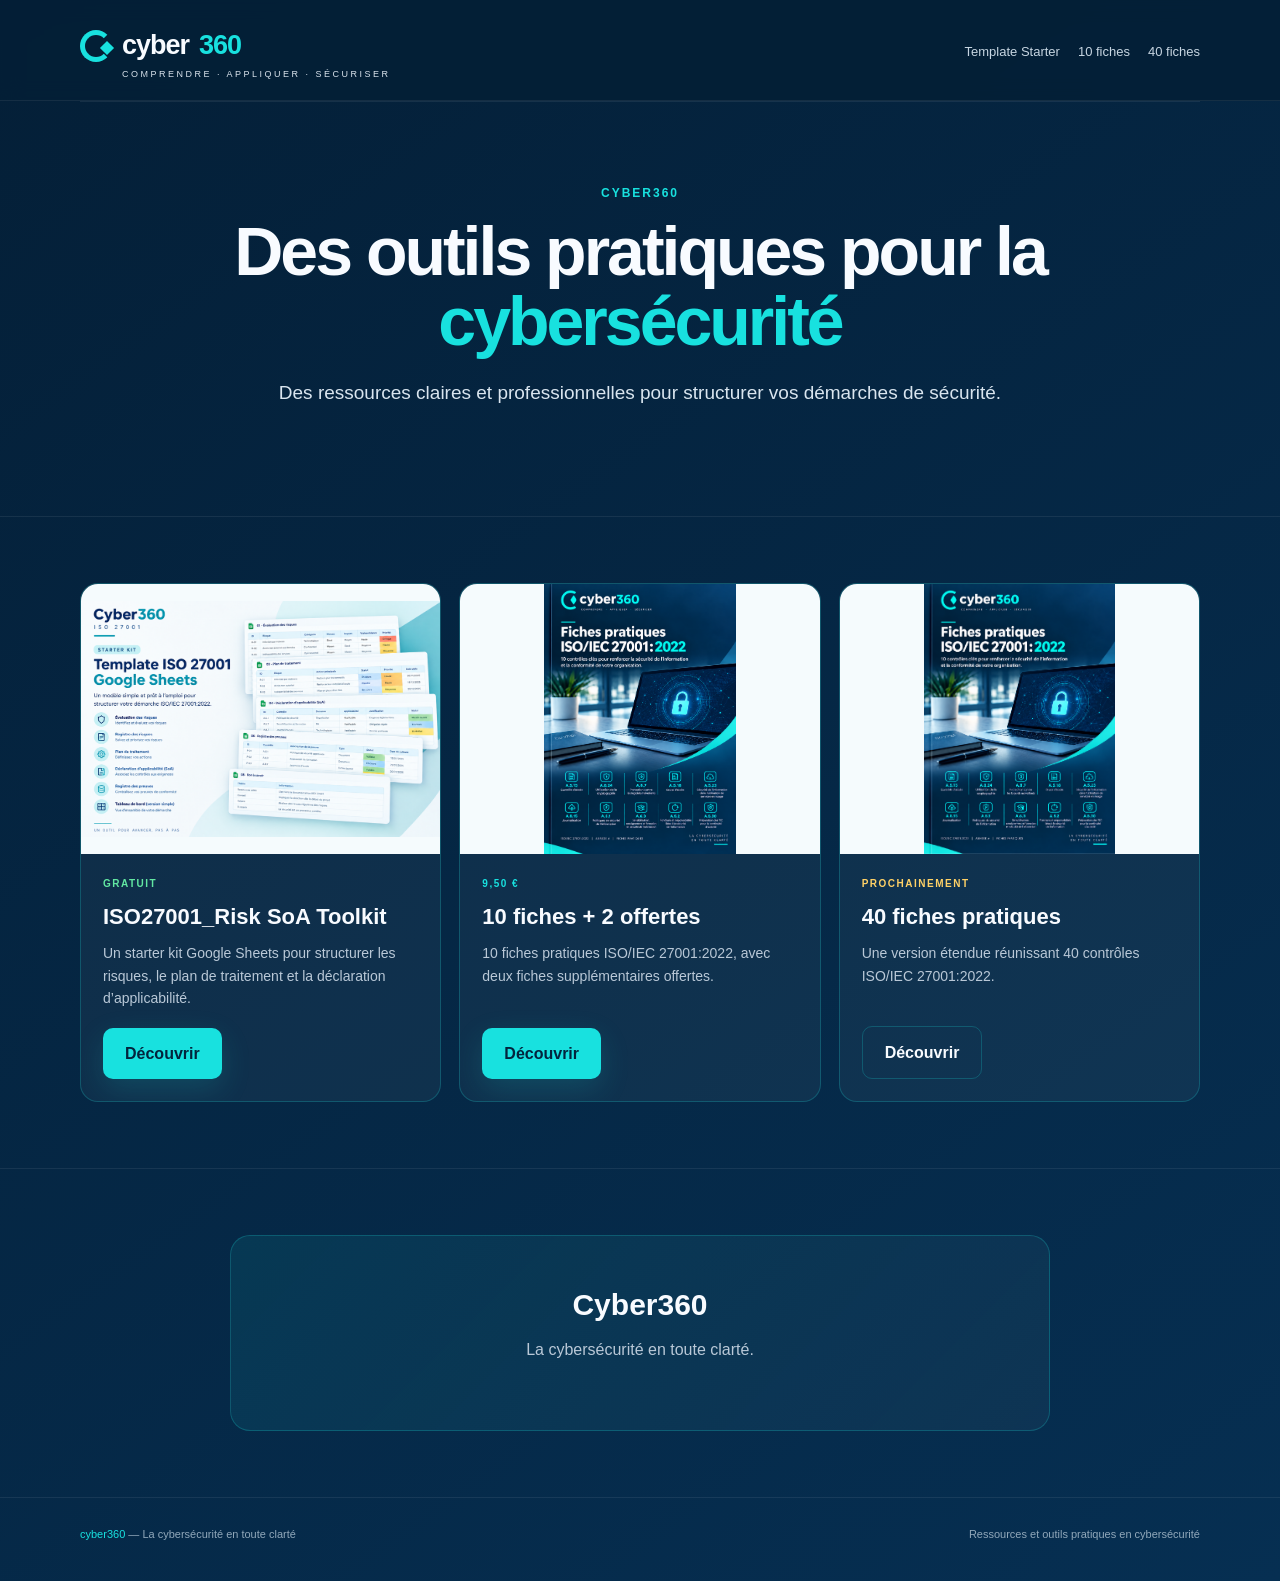
<file: index.html>
<!DOCTYPE html><html lang="fr"><head><meta charset="UTF-8"><meta name="viewport" content="width=device-width,initial-scale=1.0"><meta name="description" content="Cyber360 — ressources et outils pratiques pour la cybersécurité."><title>Cyber360 | Ressources pratiques en cybersécurité</title><link rel="stylesheet" href="style.css"></head><body>
<header><div class="wrap nav"><div><a class="brand" href="index.html"><i class="brand-mark"></i>cyber<span>360</span></a><div class="tagline">Comprendre · Appliquer · Sécuriser</div></div><nav class="navlinks"><a href="template-starter.html">Template Starter</a><a href="fiches-10.html">10 fiches</a><a href="fiches-40.html">40 fiches</a></nav></div></header>
<main><section class="hero wrap"><div class="eyebrow">Cyber360</div><h1>Des outils pratiques pour la <span>cybersécurité</span></h1><p class="lead">Des ressources claires et professionnelles pour structurer vos démarches de sécurité.</p></section>
<section><div class="wrap"><div class="product-grid">
<article class="product"><img src="template-starter.png" alt="Template Starter ISO 27001"><div class="product-body"><span class="badge free">GRATUIT</span><h2>ISO27001_Risk SoA Toolkit</h2><p>Un starter kit Google Sheets pour structurer les risques, le plan de traitement et la déclaration d’applicabilité.</p><div class="actions"><a class="cta" href="template-starter.html">Découvrir</a></div></div></article>
<article class="product"><img src="cover10.png" alt="Kit Essentiel Cyber360 — 10 fiches pratiques"><div class="product-body"><span class="badge">9,50 €</span><h2>10 fiches + 2 offertes</h2><p>10 fiches pratiques ISO/IEC 27001:2022, avec deux fiches supplémentaires offertes.</p><div class="actions"><a class="cta" href="fiches-10.html">Découvrir</a></div></div></article>
<article class="product"><img src="cover40.png" alt="Kit Cyber360 — 40 fiches pratiques"><div class="product-body"><span class="badge soon">PROCHAINEMENT</span><h2>40 fiches pratiques</h2><p>Une version étendue réunissant 40 contrôles ISO/IEC 27001:2022.</p><div class="actions"><a class="cta secondary" href="fiches-40.html">Découvrir</a></div></div></article>
</div></div></section>
<section><div class="wrap"><div class="offer"><h2>Cyber360</h2><p>La cybersécurité en toute clarté.</p></div></div></section></main>
<footer class="footer"><div class="wrap footer-row"><div><span class="accent">cyber360</span> — La cybersécurité en toute clarté</div><div>Ressources et outils pratiques en cybersécurité</div></div></footer></body></html>
</file>
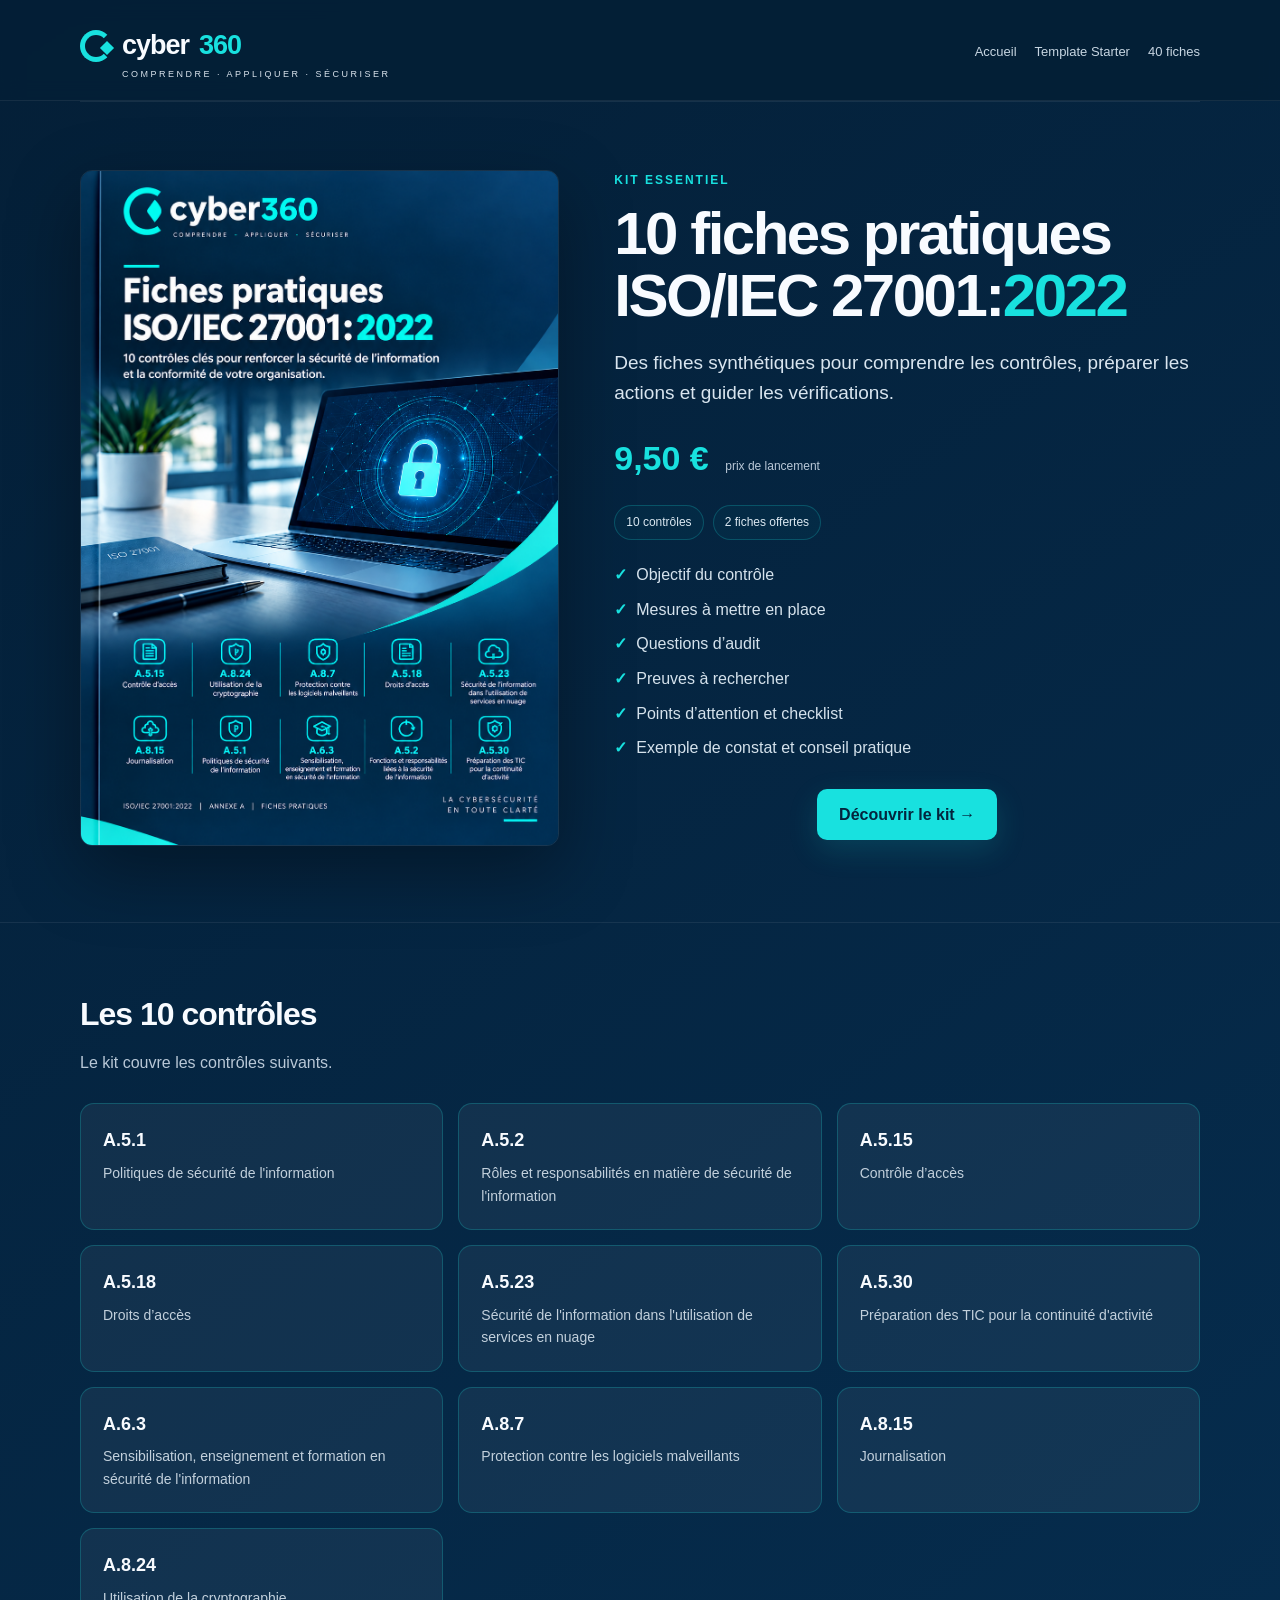
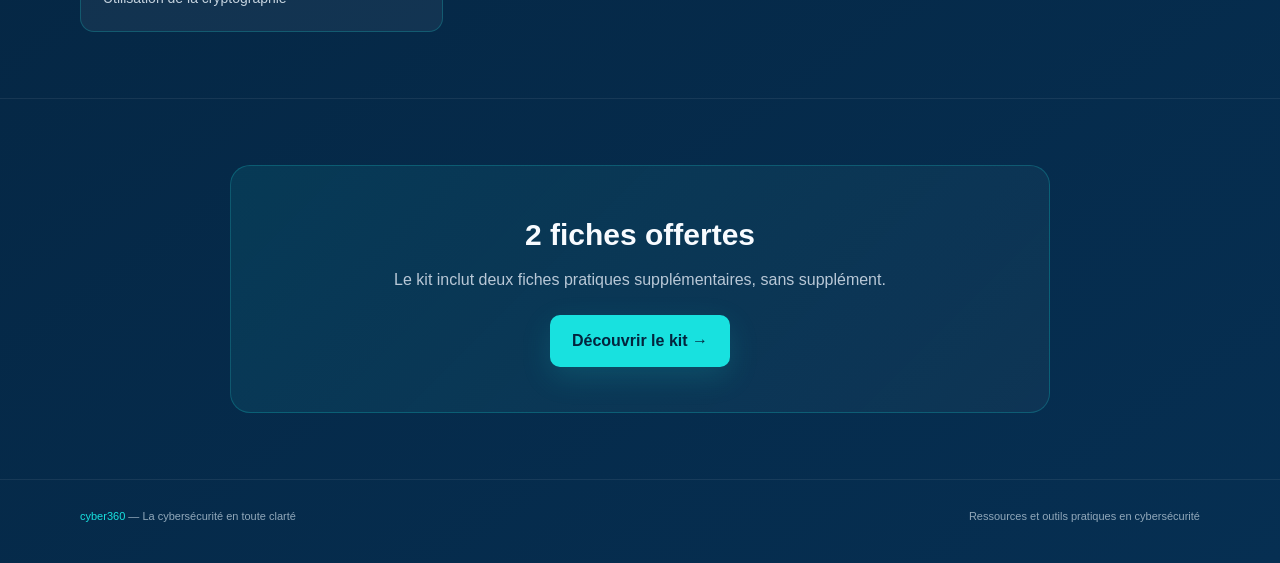
<file: fiches-10.html>
<!DOCTYPE html><html lang="fr"><head><meta charset="UTF-8"><meta name="viewport" content="width=device-width,initial-scale=1.0"><meta name="description" content="Cyber360 — Kit Essentiel, 10 fiches pratiques ISO/IEC 27001:2022 et 2 fiches offertes."><title>Cyber360 | 10 fiches pratiques ISO/IEC 27001:2022</title><link rel="stylesheet" href="style.css"></head><body>
<header><div class="wrap nav"><div><a class="brand" href="index.html"><i class="brand-mark"></i>cyber<span>360</span></a><div class="tagline">Comprendre · Appliquer · Sécuriser</div></div><nav class="navlinks"><a href="index.html">Accueil</a><a href="template-starter.html">Template Starter</a><a href="fiches-40.html">40 fiches</a></nav></div></header>
<main><section class="product-hero wrap"><div class="product-visual"><img src="cover10.png" alt="Couverture Cyber360 — Kit Essentiel 10 fiches pratiques"></div><div class="product-copy"><div class="eyebrow">Kit Essentiel</div><h1>10 fiches pratiques<br>ISO/IEC 27001:<span>2022</span></h1><p class="lead">Des fiches synthétiques pour comprendre les contrôles, préparer les actions et guider les vérifications.</p><div class="price">9,50 € <small>prix de lancement</small></div><div class="meta"><span class="pill">10 contrôles</span><span class="pill">2 fiches offertes</span></div><ul class="ticks"><li>Objectif du contrôle</li><li>Mesures à mettre en place</li><li>Questions d’audit</li><li>Preuves à rechercher</li><li>Points d’attention et checklist</li><li>Exemple de constat et conseil pratique</li></ul><div class="actions"><a class="cta" href="https://cyberrecovery.gumroad.com/l/kit_essentiel?_gl=1*13tw90j*_ga*MTYyNDYwMDg4OS4xNzkxMjA4MDcz*_ga_6LJN6D94N6*czE3OTEyMDgwNzMkbzEkZzEkdDE3OTEyMTM0ODgkajYkbDAkaDA.">Découvrir le kit →</a></div><div class="note"></div></div></section>
<section><div class="wrap"><h2 class="section-title">Les 10 contrôles</h2><p class="section-intro">Le kit couvre les contrôles suivants.</p><div class="grid"><div class="card"><h3>A.5.1</h3><p>Politiques de sécurité de l'information</p></div><div class="card"><h3>A.5.2</h3><p>Rôles et responsabilités en matière de sécurité de l'information</p></div><div class="card"><h3>A.5.15</h3><p>Contrôle d’accès</p></div><div class="card"><h3>A.5.18</h3><p>Droits d’accès</p></div><div class="card"><h3>A.5.23</h3><p>Sécurité de l'information dans l'utilisation de services en nuage</p></div><div class="card"><h3>A.5.30</h3><p>Préparation des TIC pour la continuité d'activité</p></div><div class="card"><h3>A.6.3</h3><p>Sensibilisation, enseignement et formation en sécurité de l'information</p></div><div class="card"><h3>A.8.7</h3><p>Protection contre les logiciels malveillants</p></div><div class="card"><h3>A.8.15</h3><p>Journalisation</p></div><div class="card"><h3>A.8.24</h3><p>Utilisation de la cryptographie</p></div></div></div></section>
<section><div class="wrap"><div class="offer"><h2>2 fiches offertes</h2><p>Le kit inclut deux fiches pratiques supplémentaires, sans supplément.</p><a class="cta" href="https://cyberrecovery.gumroad.com/l/kit_essentiel?_gl=1*13tw90j*_ga*MTYyNDYwMDg4OS4xNzkxMjA4MDcz*_ga_6LJN6D94N6*czE3OTEyMDgwNzMkbzEkZzEkdDE3OTEyMTM0ODgkajYkbDAkaDA.">Découvrir le kit →</a></div></div></section></main>
<footer class="footer"><div class="wrap footer-row"><div><span class="accent">cyber360</span> — La cybersécurité en toute clarté</div><div>Ressources et outils pratiques en cybersécurité</div></div></footer></body></html>
</file>
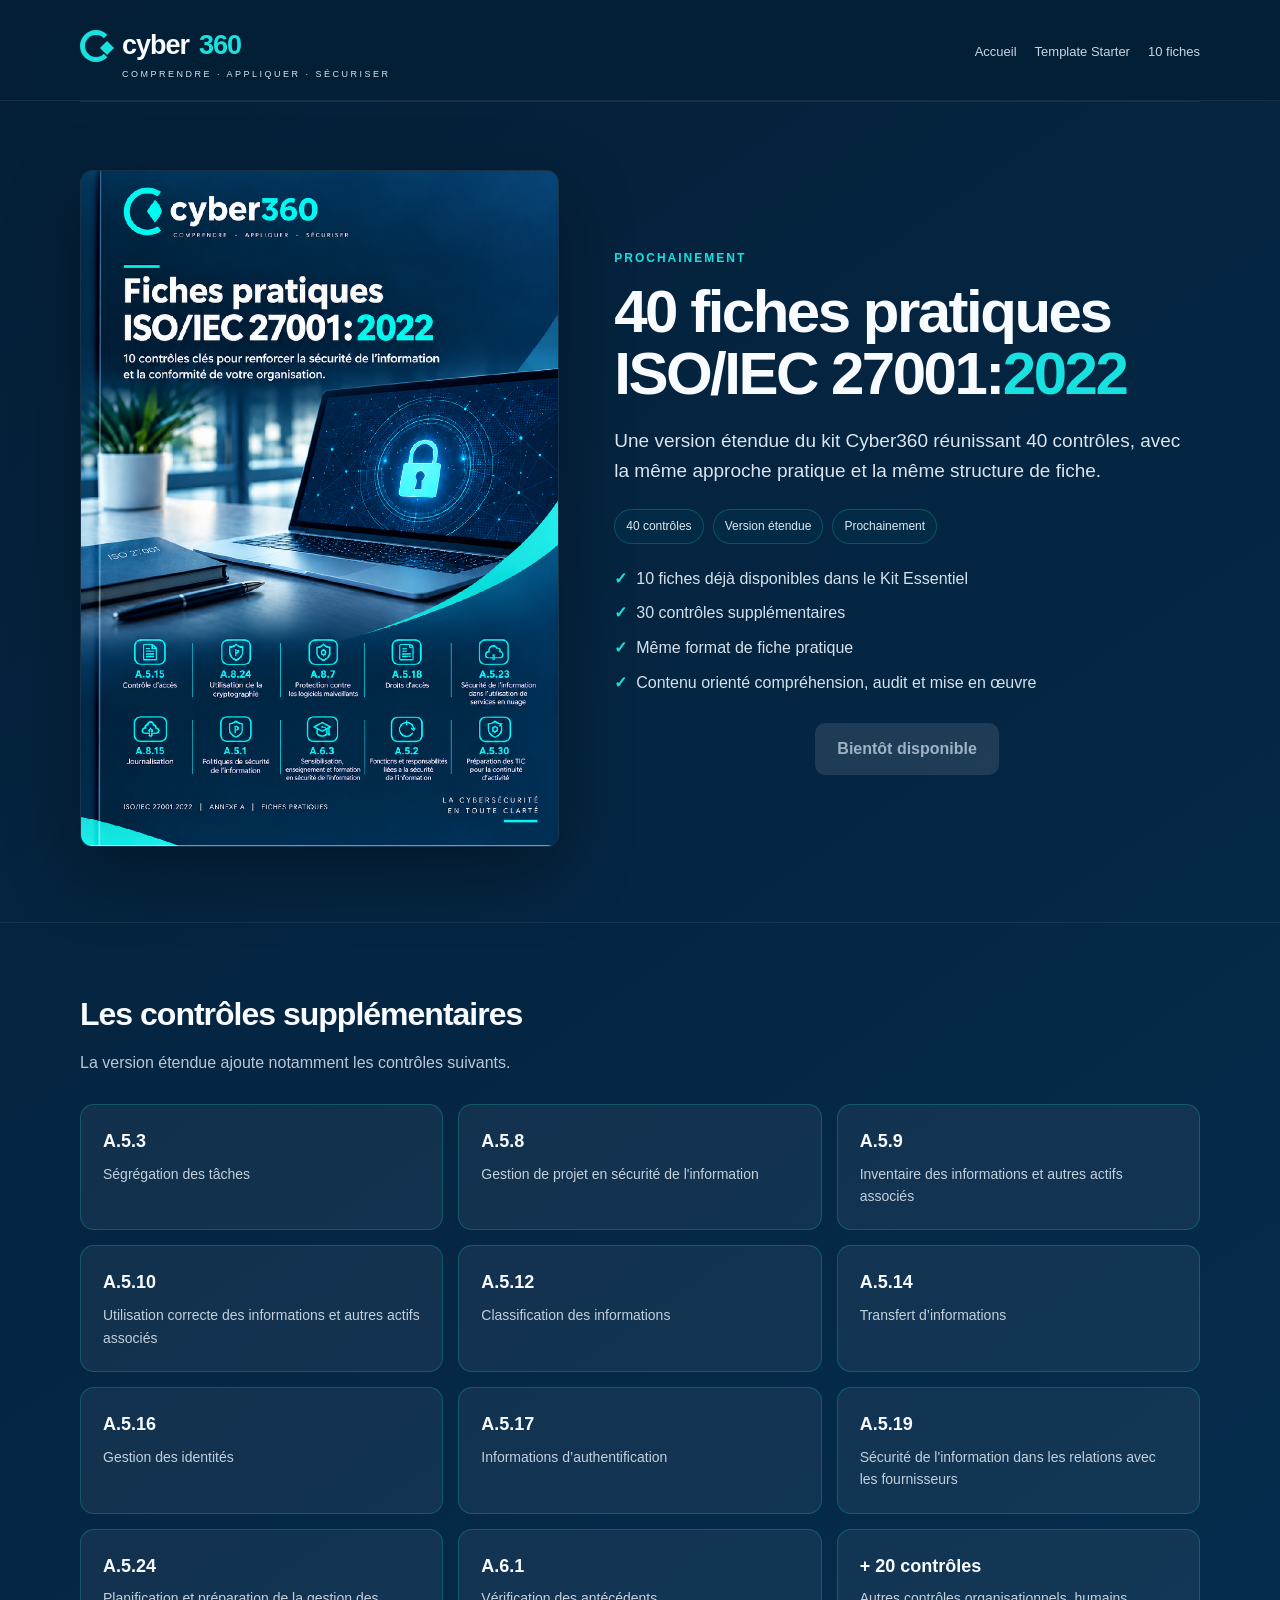
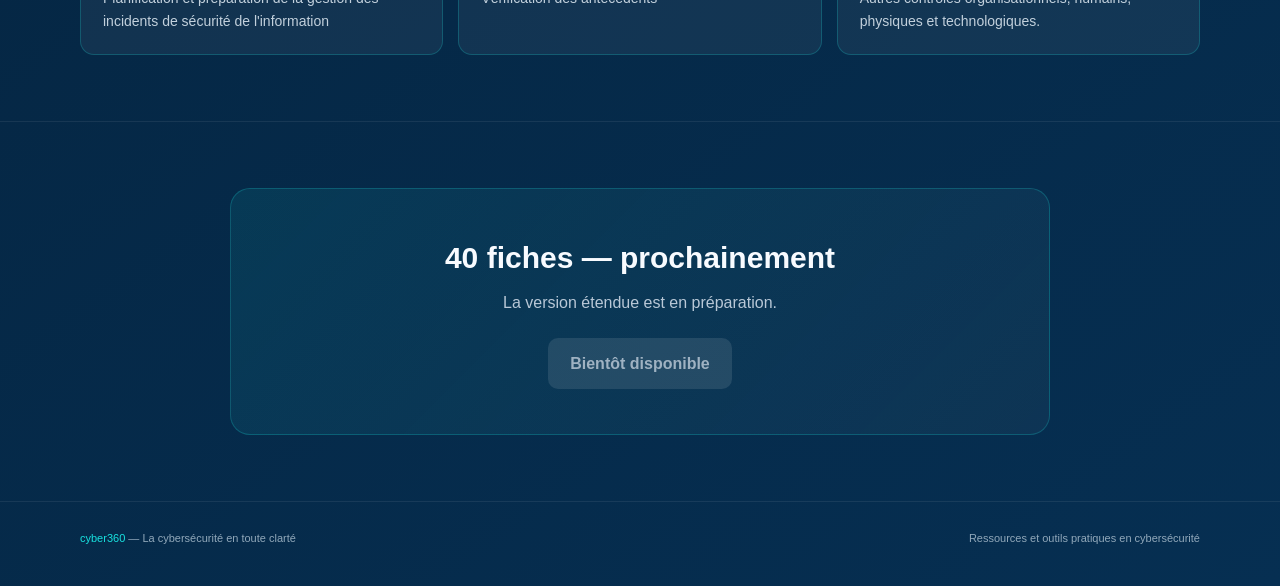
<file: fiches-40.html>
<!DOCTYPE html><html lang="fr"><head><meta charset="UTF-8"><meta name="viewport" content="width=device-width,initial-scale=1.0"><meta name="description" content="Cyber360 — 40 fiches pratiques ISO/IEC 27001:2022, prochainement disponible."><title>Cyber360 | 40 fiches pratiques</title><link rel="stylesheet" href="style.css"></head><body>
<header><div class="wrap nav"><div><a class="brand" href="index.html"><i class="brand-mark"></i>cyber<span>360</span></a><div class="tagline">Comprendre · Appliquer · Sécuriser</div></div><nav class="navlinks"><a href="index.html">Accueil</a><a href="template-starter.html">Template Starter</a><a href="fiches-10.html">10 fiches</a></nav></div></header>
<main><section class="product-hero wrap"><div class="product-visual"><img src="cover40.png" alt="Aperçu du kit Cyber360 — 40 fiches pratiques"></div><div class="product-copy"><div class="eyebrow">Prochainement</div><h1>40 fiches pratiques<br>ISO/IEC 27001:<span>2022</span></h1><p class="lead">Une version étendue du kit Cyber360 réunissant 40 contrôles, avec la même approche pratique et la même structure de fiche.</p><div class="meta"><span class="pill">40 contrôles</span><span class="pill">Version étendue</span><span class="pill">Prochainement</span></div><ul class="ticks"><li>10 fiches déjà disponibles dans le Kit Essentiel</li><li>30 contrôles supplémentaires</li><li>Même format de fiche pratique</li><li>Contenu orienté compréhension, audit et mise en œuvre</li></ul><div class="actions"><span class="cta disabled">Bientôt disponible</span></div></div></section>
<section><div class="wrap"><h2 class="section-title">Les contrôles supplémentaires</h2><p class="section-intro">La version étendue ajoute notamment les contrôles suivants.</p><div class="grid"><div class="card"><h3>A.5.3</h3><p>Ségrégation des tâches</p></div><div class="card"><h3>A.5.8</h3><p>Gestion de projet en sécurité de l'information</p></div><div class="card"><h3>A.5.9</h3><p>Inventaire des informations et autres actifs associés</p></div><div class="card"><h3>A.5.10</h3><p>Utilisation correcte des informations et autres actifs associés</p></div><div class="card"><h3>A.5.12</h3><p>Classification des informations</p></div><div class="card"><h3>A.5.14</h3><p>Transfert d’informations</p></div><div class="card"><h3>A.5.16</h3><p>Gestion des identités</p></div><div class="card"><h3>A.5.17</h3><p>Informations d’authentification</p></div><div class="card"><h3>A.5.19</h3><p>Sécurité de l'information dans les relations avec les fournisseurs</p></div><div class="card"><h3>A.5.24</h3><p>Planification et préparation de la gestion des incidents de sécurité de l'information</p></div><div class="card"><h3>A.6.1</h3><p>Vérification des antécédents</p></div><div class="card"><h3>+ 20 contrôles</h3><p>Autres contrôles organisationnels, humains, physiques et technologiques.</p></div></div></div></section>
<section><div class="wrap"><div class="offer"><h2>40 fiches — prochainement</h2><p>La version étendue est en préparation.</p><span class="cta disabled">Bientôt disponible</span></div></div></section></main>
<footer class="footer"><div class="wrap footer-row"><div><span class="accent">cyber360</span> — La cybersécurité en toute clarté</div><div>Ressources et outils pratiques en cybersécurité</div></div></footer></body></html>
</file>
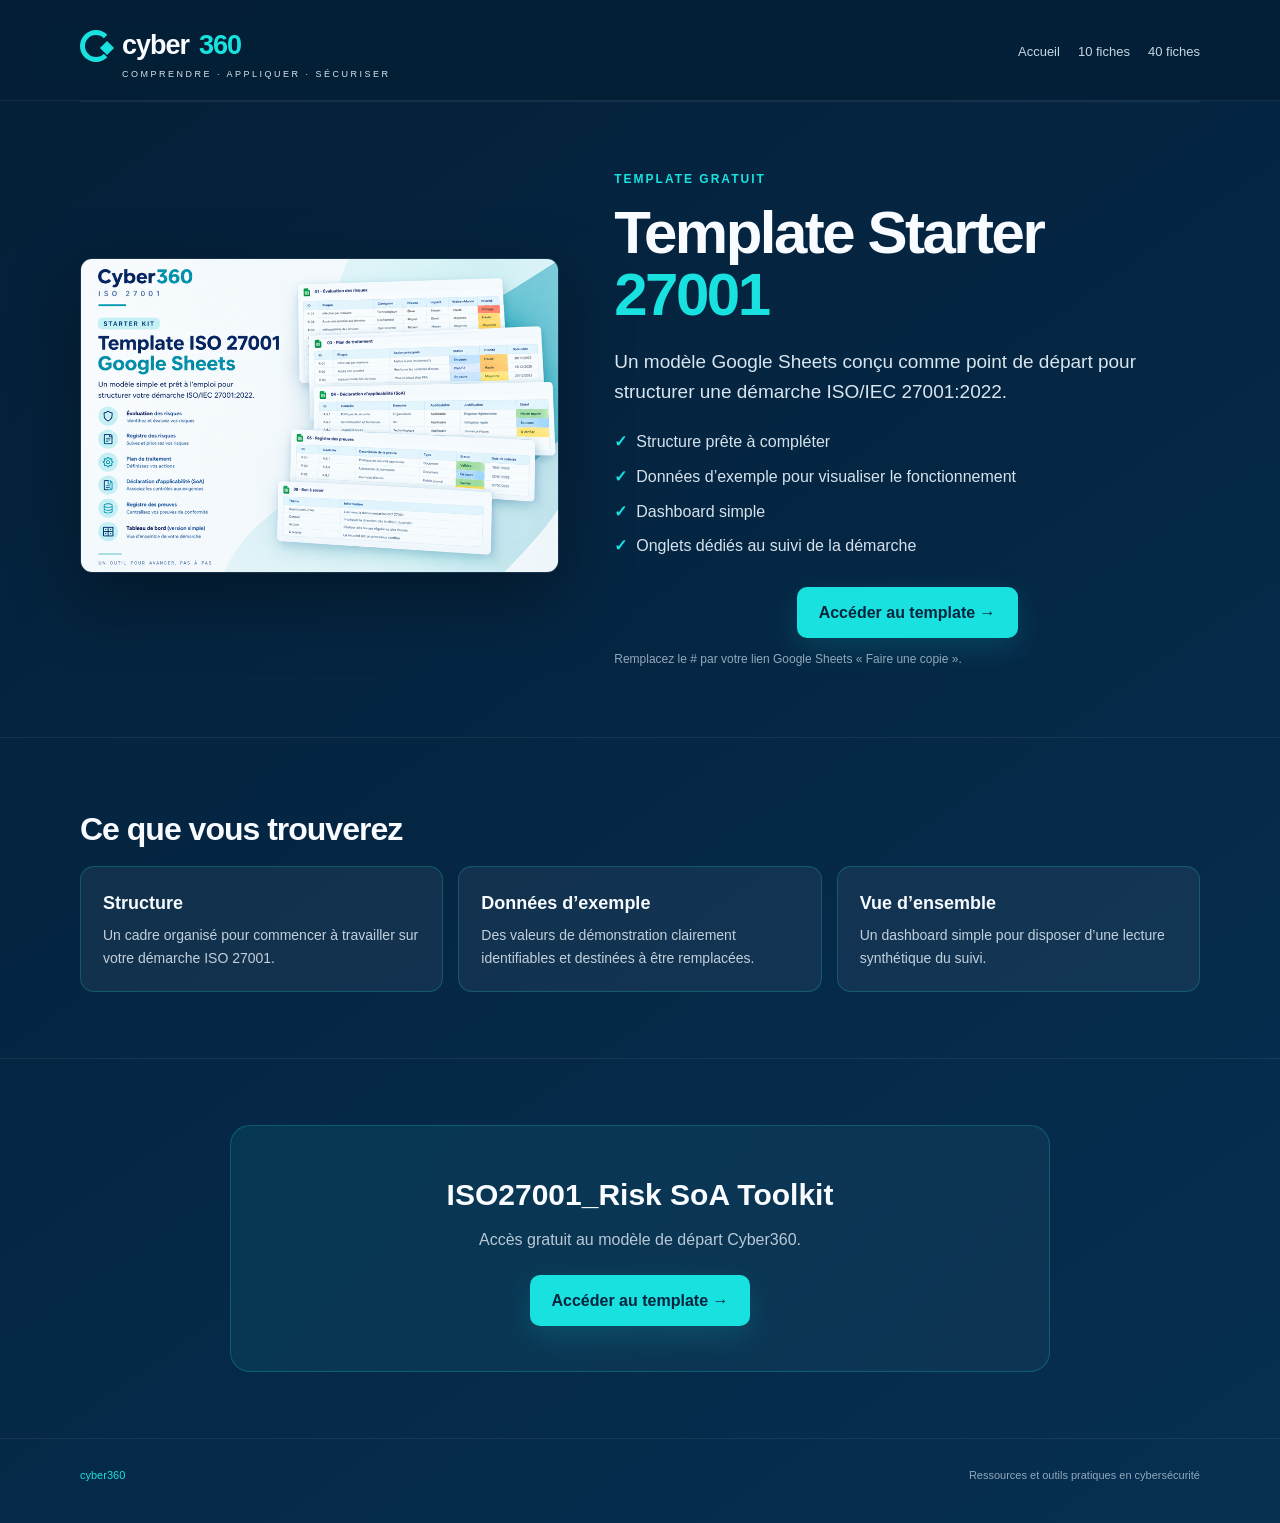
<file: template-starter.html>
<!DOCTYPE html><html lang="fr"><head><meta charset="UTF-8"><meta name="viewport" content="width=device-width,initial-scale=1.0"><meta name="description" content="Cyber360 — Template Starter ISO 27001 gratuit."><title>Cyber360 | ISO27001_Risk SoA Toolkit</title><link rel="stylesheet" href="style.css"></head><body>
<header><div class="wrap nav"><div><a class="brand" href="index.html"><i class="brand-mark"></i>cyber<span>360</span></a><div class="tagline">Comprendre · Appliquer · Sécuriser</div></div><nav class="navlinks"><a href="index.html">Accueil</a><a href="fiches-10.html">10 fiches</a><a href="fiches-40.html">40 fiches</a></nav></div></header>
<main><section class="product-hero wrap"><div class="product-visual"><img src="template-starter.png" alt="Aperçu du Template Starter ISO 27001"></div><div class="product-copy"><div class="eyebrow">Template gratuit</div><h1>Template Starter <span>27001</span></h1><p class="lead">Un modèle Google Sheets conçu comme point de départ pour structurer une démarche ISO/IEC 27001:2022.</p><ul class="ticks"><li>Structure prête à compléter</li><li>Données d’exemple pour visualiser le fonctionnement</li><li>Dashboard simple</li><li>Onglets dédiés au suivi de la démarche</li></ul><div class="actions"><a class="cta" href="https://docs.google.com/spreadsheets/u/1/d/1YyaTgJH4HueZWA8X4sjLFAF4K6ceJYvTdBd444U2Hxc/copy">Accéder au template →</a></div><div class="note">Remplacez le # par votre lien Google Sheets « Faire une copie ».</div></div></section>
<section><div class="wrap"><h2 class="section-title">Ce que vous trouverez</h2><div class="grid"><div class="card"><h3>Structure</h3><p>Un cadre organisé pour commencer à travailler sur votre démarche ISO 27001.</p></div><div class="card"><h3>Données d’exemple</h3><p>Des valeurs de démonstration clairement identifiables et destinées à être remplacées.</p></div><div class="card"><h3>Vue d’ensemble</h3><p>Un dashboard simple pour disposer d’une lecture synthétique du suivi.</p></div></div></div></section>
<section><div class="wrap"><div class="offer"><h2>ISO27001_Risk SoA Toolkit</h2><p>Accès gratuit au modèle de départ Cyber360.</p><a class="cta" href="#">Accéder au template →</a></div></div></section></main>
<footer class="footer"><div class="wrap footer-row"><div><span class="accent">cyber360</span></div><div>Ressources et outils pratiques en cybersécurité</div></div></footer></body></html>
</file>
<file: style.css>
:root{--navy:#041f37;--navy2:#062b4a;--cyan:#18e1df;--cyan2:#0fc8d4;--white:#f8fbff;--muted:#b9c8d7;--line:rgba(24,225,223,.22);--card:rgba(255,255,255,.055);--danger:#ff5d67;--gold:#ffd166}
*{box-sizing:border-box}html{scroll-behavior:smooth}body{margin:0;font-family:Inter,Segoe UI,Arial,sans-serif;color:var(--white);background:linear-gradient(145deg,var(--navy),#062f52);line-height:1.6}a{color:inherit;text-decoration:none}.wrap{width:min(1120px,92%);margin:auto}
header{padding:24px 0 18px;border-bottom:1px solid rgba(255,255,255,.07);position:sticky;top:0;background:rgba(4,31,55,.94);backdrop-filter:blur(10px);z-index:10}.nav{display:flex;align-items:center;justify-content:space-between;gap:20px}.brand{display:flex;align-items:center;gap:10px;font-size:27px;font-weight:800;letter-spacing:-1px}.brand span{color:var(--cyan)}.brand-mark{width:32px;height:32px;border:5px solid var(--cyan);border-right-color:transparent;border-radius:50%;position:relative}.brand-mark:after{content:"";position:absolute;right:-5px;top:8px;width:10px;height:10px;background:var(--cyan);transform:rotate(45deg)}.tagline{color:#d9e3ec;font-size:9px;letter-spacing:2.5px;text-transform:uppercase;margin-left:42px}.navlinks{display:flex;gap:18px;font-size:13px;color:#c7d6e2}.navlinks a:hover{color:var(--cyan)}
main{min-height:70vh}.hero{padding:82px 0 78px;text-align:center}.eyebrow{color:var(--cyan);font-weight:800;letter-spacing:2px;text-transform:uppercase;font-size:12px;margin-bottom:13px}.hero h1{font-size:clamp(40px,6vw,68px);line-height:1.03;letter-spacing:-3px;margin:0}.hero h1 span{color:var(--cyan)}.lead{font-size:19px;color:#d9e5ef;max-width:760px;margin:22px auto 30px}.actions{display:flex;justify-content:center;gap:12px;flex-wrap:wrap}.cta{display:inline-flex;align-items:center;justify-content:center;background:var(--cyan);color:#03243d;font-weight:800;padding:13px 22px;border-radius:10px;box-shadow:0 10px 30px rgba(24,225,223,.15)}.cta.secondary{background:transparent;color:var(--white);border:1px solid var(--line);box-shadow:none}.cta.disabled{background:rgba(255,255,255,.1);color:#9fb2c2;box-shadow:none;cursor:default}.note{font-size:12px;color:#91a8ba;margin-top:12px}.price{font-size:34px;font-weight:800;color:var(--cyan);margin:20px 0 8px}.price small{font-size:12px;color:var(--muted);font-weight:500;margin-left:7px}
section{padding:66px 0;border-top:1px solid rgba(255,255,255,.07)}.section-title{font-size:32px;letter-spacing:-1px;margin:0 0 10px}.section-intro{color:var(--muted);max-width:760px;margin:0 0 28px}.grid{display:grid;grid-template-columns:repeat(3,1fr);gap:15px}.card{background:var(--card);border:1px solid var(--line);border-radius:14px;padding:22px}.card h3{margin:0 0 7px;font-size:18px}.card p{margin:0;color:#c2d0dc;font-size:14px}.product-grid{display:grid;grid-template-columns:repeat(3,1fr);gap:18px}.product{display:flex;flex-direction:column;background:rgba(255,255,255,.045);border:1px solid var(--line);border-radius:18px;overflow:hidden}.product img{width:100%;height:270px;object-fit:contain;display:block;background:#f5fbfd;padding:0}.product-body{padding:22px;display:flex;flex-direction:column;flex:1}.product h2{font-size:22px;margin:0 0 8px}.product p{color:var(--muted);font-size:14px;margin:0 0 18px}.product .actions{justify-content:flex-start;margin-top:auto}.badge{display:inline-block;color:var(--cyan);font-size:10px;font-weight:800;letter-spacing:1.5px;text-transform:uppercase;margin-bottom:7px}.free{color:#62e7a2}.soon{color:var(--gold)}
.product-hero{display:grid;grid-template-columns:.9fr 1.1fr;gap:55px;align-items:center;padding:68px 0}.product-visual img{width:100%;border-radius:12px;border:1px solid rgba(255,255,255,.08);box-shadow:0 25px 70px rgba(0,0,0,.35)}.product-copy h1{font-size:clamp(38px,5vw,60px);line-height:1.04;letter-spacing:-2.5px;margin:0}.product-copy h1 span{color:var(--cyan)}.product-copy .lead{margin:20px 0 22px}.ticks{list-style:none;padding:0;margin:22px 0 28px}.ticks li{margin:9px 0;color:#d5e2ec}.ticks li:before{content:"✓";color:var(--cyan);font-weight:800;margin-right:9px}.meta{display:flex;gap:9px;flex-wrap:wrap;margin:20px 0}.pill{padding:7px 11px;border:1px solid var(--line);border-radius:999px;color:#dbe8f1;background:rgba(24,225,223,.035);font-size:12px}.offer{max-width:820px;margin:auto;text-align:center;padding:45px 28px;background:linear-gradient(135deg,rgba(24,225,223,.09),rgba(255,255,255,.035));border:1px solid var(--line);border-radius:20px}.offer h2{margin:0 0 8px;font-size:30px}.offer p{color:var(--muted);margin:0 auto 22px;max-width:650px}.footer{padding:28px 0 38px;color:#91a8ba;font-size:11px;border-top:1px solid rgba(255,255,255,.07)}.footer-row{display:flex;justify-content:space-between;gap:15px;flex-wrap:wrap}.accent{color:var(--cyan)}
@media(max-width:850px){.navlinks{display:none}.product-grid,.grid{grid-template-columns:1fr}.product-hero{grid-template-columns:1fr;gap:35px;padding:48px 0 58px}.product-visual{order:2}.product-copy{order:1}.hero{padding:55px 0 60px}.tagline{margin-left:0;margin-top:2px}}
</file>
